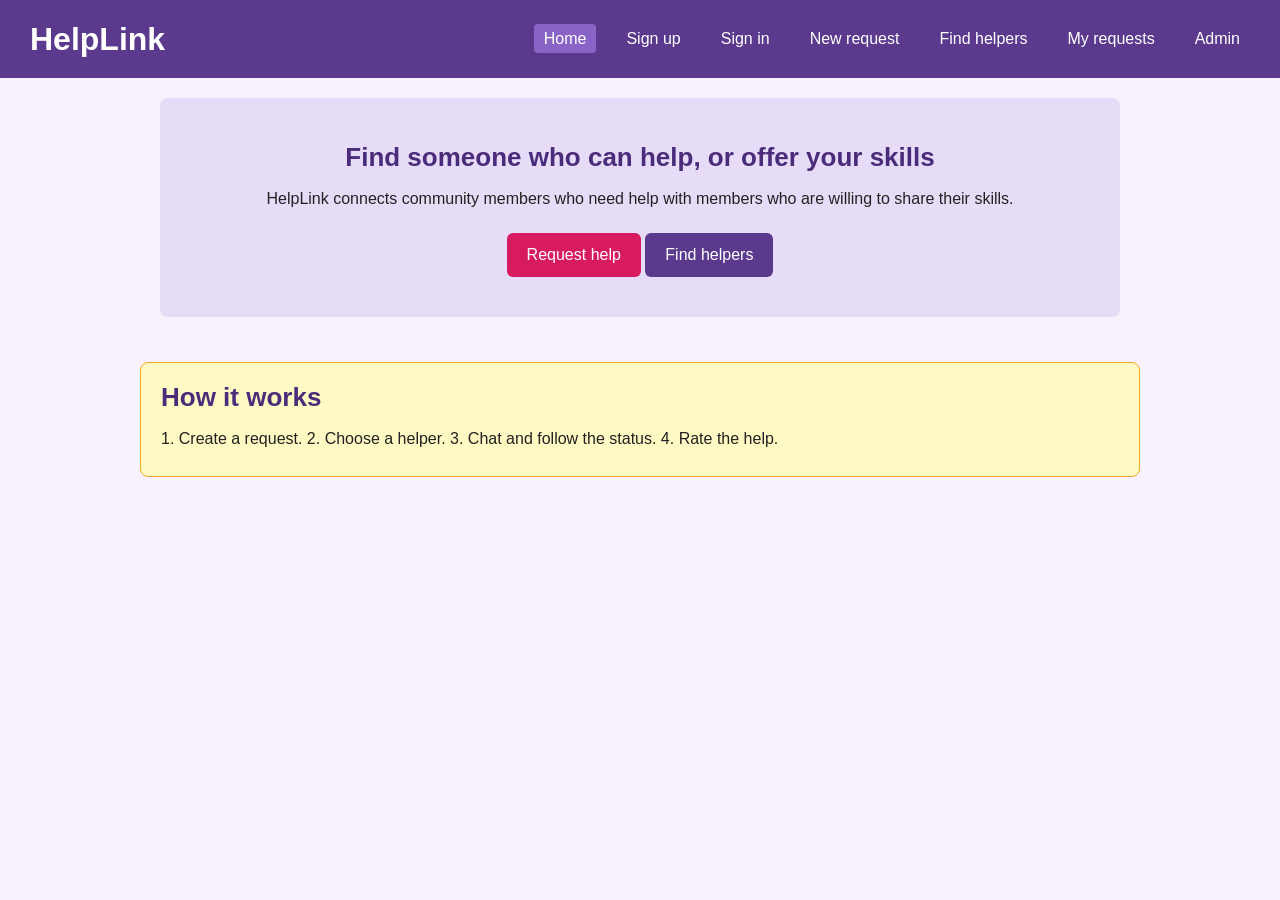
<file: Index.html>
<!DOCTYPE html>
<html lang="en">
<head>
  <meta charset="UTF-8">
  <meta name="viewport" content="width=device-width, initial-scale=1.0">
  <title>Community Help Platform - HelpLink</title>
  <link rel="stylesheet" href="style.css">
</head>
<body>

  <header class="site-header">
    <h1 class="logo">HelpLink</h1>
    <nav class="main-nav">
      <ul>
        <li><a href="Index.html" class="active">Home</a></li>
        <li><a href="signup.html">Sign up</a></li>
        <li><a href="signin.html">Sign in</a></li>
        <li><a href="new-request.html">New request</a></li>
        <li><a href="helpers.html">Find helpers</a></li>
        <li><a href="my-requests.html">My requests</a></li>
        <li><a href="admin.html">Admin</a></li>
      </ul>
    </nav>
  </header>

  <main>

    <section id="home" class="hero">
      <h2>Find someone who can help, or offer your skills</h2>
      <p>HelpLink connects community members who need help with members who are willing to share their skills.</p>
      <a href="new-request.html" class="btn">Request help</a>
      <a href="helpers.html" class="btn btn-secondary">Find helpers</a>
    </section>

  </main>

  <!-- side information -->
  <aside class="info">
    <h2>How it works</h2>
    <p>1. Create a request. 2. Choose a helper. 3. Chat and follow the status. 4. Rate the help.</p>
  </aside>

  
</body>
</html>
</file>
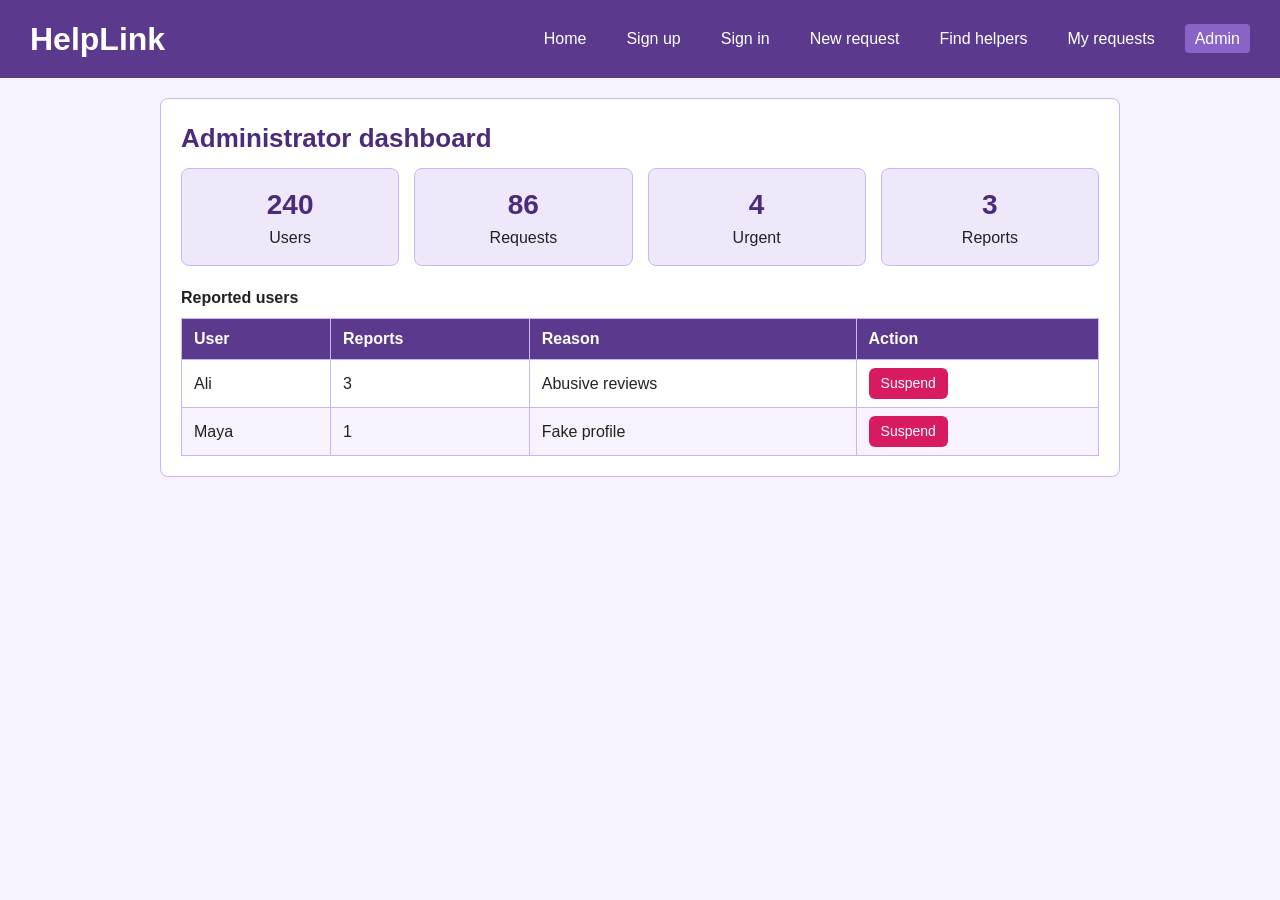
<file: admin.html>
<!DOCTYPE html>
<html lang="en">
<head>
  <meta charset="UTF-8">
  <meta name="viewport" content="width=device-width, initial-scale=1.0">
  <title>Admin - HelpLink</title>
  <link rel="stylesheet" href="style.css">
</head>
<body>

  <header class="site-header">
    <h1 class="logo">HelpLink</h1>
    <nav class="main-nav">
      <ul>
        <li><a href="Index.html">Home</a></li>
        <li><a href="signup.html">Sign up</a></li>
        <li><a href="signin.html">Sign in</a></li>
        <li><a href="new-request.html">New request</a></li>
        <li><a href="helpers.html">Find helpers</a></li>
        <li><a href="my-requests.html">My requests</a></li>
        <li><a href="admin.html" class="active">Admin</a></li>
      </ul>
    </nav>
  </header>

  <main>

    <!-- admin area -->
    <section id="admin" class="section">
      <h2>Administrator dashboard</h2>

      <div class="counters">
        <div class="counter"><strong>240</strong><span>Users</span></div>
        <div class="counter"><strong>86</strong><span>Requests</span></div>
        <div class="counter"><strong>4</strong><span>Urgent</span></div>
        <div class="counter"><strong>3</strong><span>Reports</span></div>
      </div>

      <div class="table-wrapper">
        <table>
          <caption>Reported users</caption>
          <thead>
            <tr>
              <th>User</th>
              <th>Reports</th>
              <th>Reason</th>
              <th>Action</th>
            </tr>
          </thead>
          <tbody>
            <tr>
              <td>Ali</td>
              <td>3</td>
              <td>Abusive reviews</td>
              <td><a href="#" class="btn btn-small">Suspend</a></td>
            </tr>
            <tr>
              <td>Maya</td>
              <td>1</td>
              <td>Fake profile</td>
              <td><a href="#" class="btn btn-small">Suspend</a></td>
            </tr>
          </tbody>
        </table>
      </div>
    </section>

  </main>


</body>
</html>
</file>
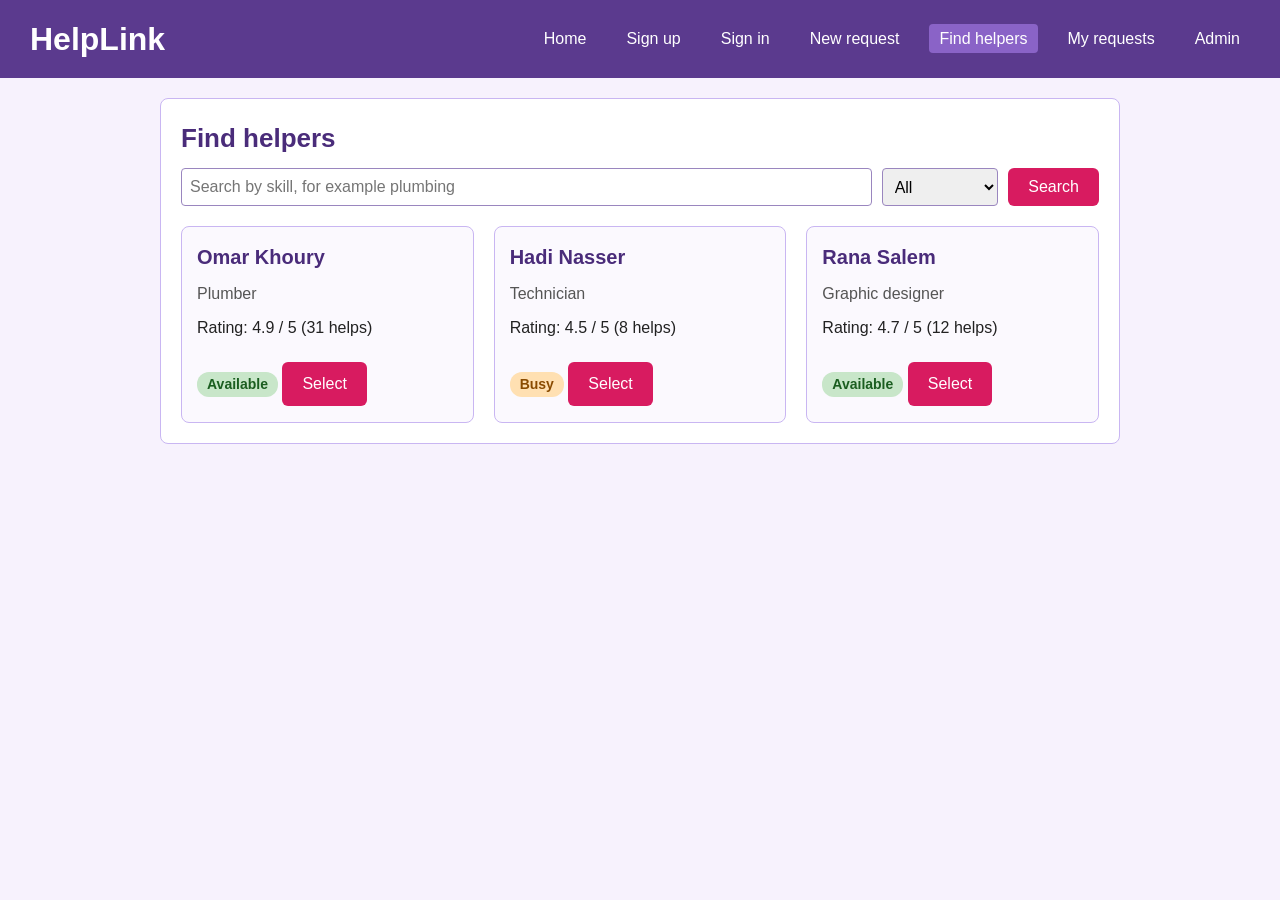
<file: helpers.html>
<!DOCTYPE html>
<html lang="en">
<head>
  <meta charset="UTF-8">
  <meta name="viewport" content="width=device-width, initial-scale=1.0">
  <title>Find helpers - HelpLink</title>
  <link rel="stylesheet" href="style.css">
</head>
<body>

  <header class="site-header">
    <h1 class="logo">HelpLink</h1>
    <nav class="main-nav">
      <ul>
        <li><a href="Index.html">Home</a></li>
        <li><a href="signup.html">Sign up</a></li>
        <li><a href="signin.html">Sign in</a></li>
        <li><a href="new-request.html">New request</a></li>
        <li><a href="helpers.html" class="active">Find helpers</a></li>
        <li><a href="my-requests.html">My requests</a></li>
        <li><a href="admin.html">Admin</a></li>
      </ul>
    </nav>
  </header>

  <main>

    <section id="helpers" class="section">
      <h2>Find helpers</h2>

      <form class="search-bar" action="#" method="get">
        <label for="search" class="hidden">Search</label>
        <input type="search" id="search" name="search" placeholder="Search by skill, for example plumbing">
        <select name="availability" aria-label="Availability">
          <option>All</option>
          <option>Available</option>
          <option>Busy</option>
        </select>
        <button type="submit" class="btn">Search</button>
      </form>

      <div class="cards">
        <article class="card">
          <h3>Omar Khoury</h3>
          <p class="skill">Plumber</p>
          <p>Rating: 4.9 / 5 (31 helps)</p>
          <p class="status available">Available</p>
          <a href="#" class="btn">Select</a>
        </article>

        <article class="card">
          <h3>Hadi Nasser</h3>
          <p class="skill">Technician</p>
          <p>Rating: 4.5 / 5 (8 helps)</p>
          <p class="status busy">Busy</p>
          <a href="#" class="btn">Select</a>
        </article>

        <article class="card">
          <h3>Rana Salem</h3>
          <p class="skill">Graphic designer</p>
          <p>Rating: 4.7 / 5 (12 helps)</p>
          <p class="status available">Available</p>
          <a href="#" class="btn">Select</a>
        </article>
      </div>
    </section>

  </main>


</body>
</html>
</file>
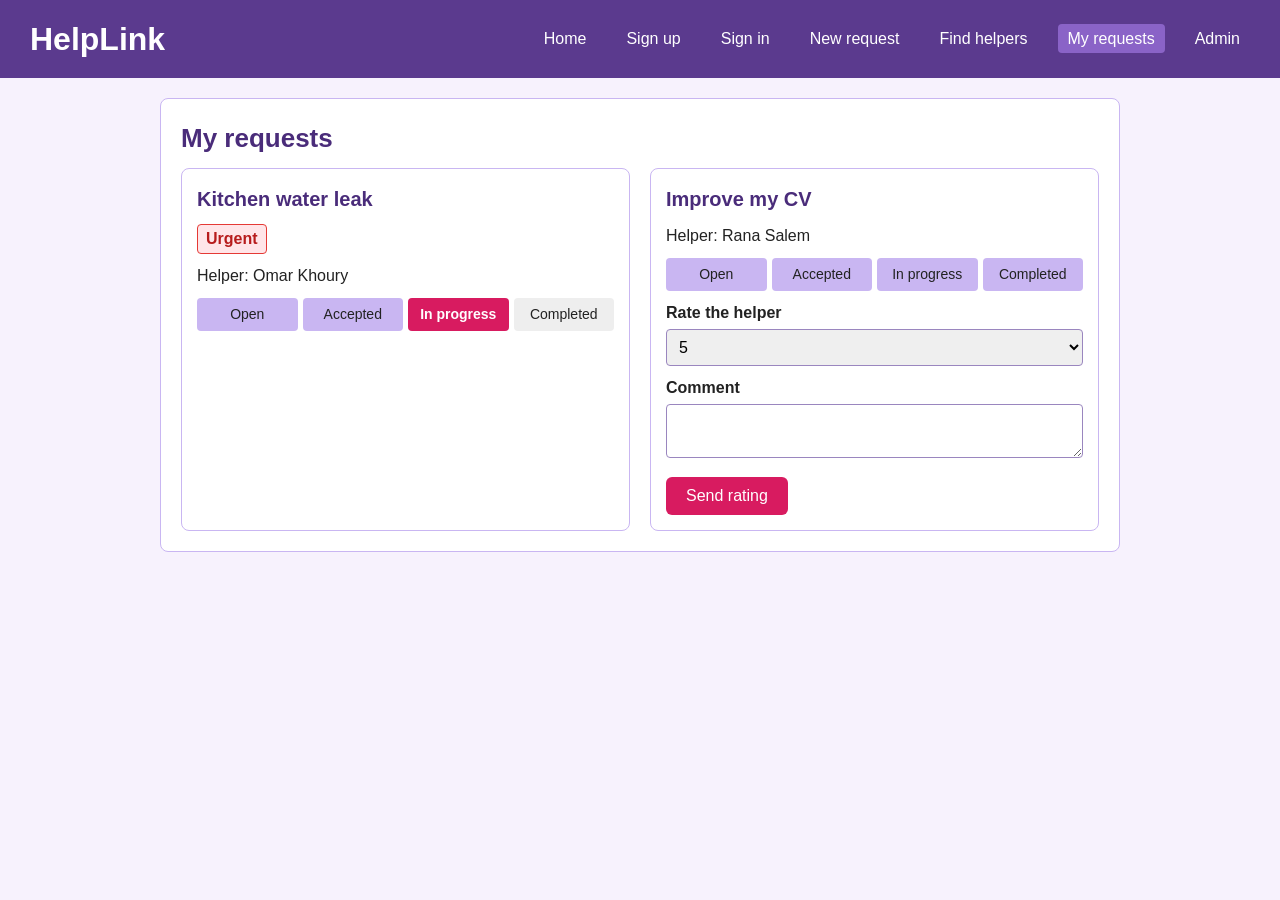
<file: my-requests.html>
<!DOCTYPE html>
<html lang="en">
<head>
  <meta charset="UTF-8">
  <meta name="viewport" content="width=device-width, initial-scale=1.0">
  <title>My requests - HelpLink</title>
  <link rel="stylesheet" href="style.css">
</head>
<body>

  <header class="site-header">
    <h1 class="logo">HelpLink</h1>
    <nav class="main-nav">
      <ul>
        <li><a href="index.html">Home</a></li>
        <li><a href="signup.html">Sign up</a></li>
        <li><a href="signin.html">Sign in</a></li>
        <li><a href="new-request.html">New request</a></li>
        <li><a href="helpers.html">Find helpers</a></li>
        <li><a href="my-requests.html" class="active">My requests</a></li>
        <li><a href="admin.html">Admin</a></li>
      </ul>
    </nav>
  </header>

  <main>

    <!-- my requests and tracking -->
    <section id="my-requests" class="section">
      <h2>My requests</h2>

      <div class="two-columns">
        <article class="request-box">
          <h3>Kitchen water leak</h3>
          <p class="urgent-tag">Urgent</p>
          <p>Helper: Omar Khoury</p>
          <ol class="steps">
            <li class="done">Open</li>
            <li class="done">Accepted</li>
            <li class="current">In progress</li>
            <li>Completed</li>
          </ol>
        </article>

        <article class="request-box">
          <h3>Improve my CV</h3>
          <p>Helper: Rana Salem</p>
          <ol class="steps">
            <li class="done">Open</li>
            <li class="done">Accepted</li>
            <li class="done">In progress</li>
            <li class="done">Completed</li>
          </ol>
          <form action="#" method="post">
            <label for="stars">Rate the helper</label>
            <select id="stars" name="stars">
              <option>5</option>
              <option>4</option>
              <option>3</option>
              <option>2</option>
              <option>1</option>
            </select>
            <label for="comment">Comment</label>
            <textarea id="comment" name="comment" rows="2"></textarea>
            <button type="submit" class="btn">Send rating</button>
          </form>
        </article>
      </div>
    </section>

  </main>

  

</body>
</html>
</file>
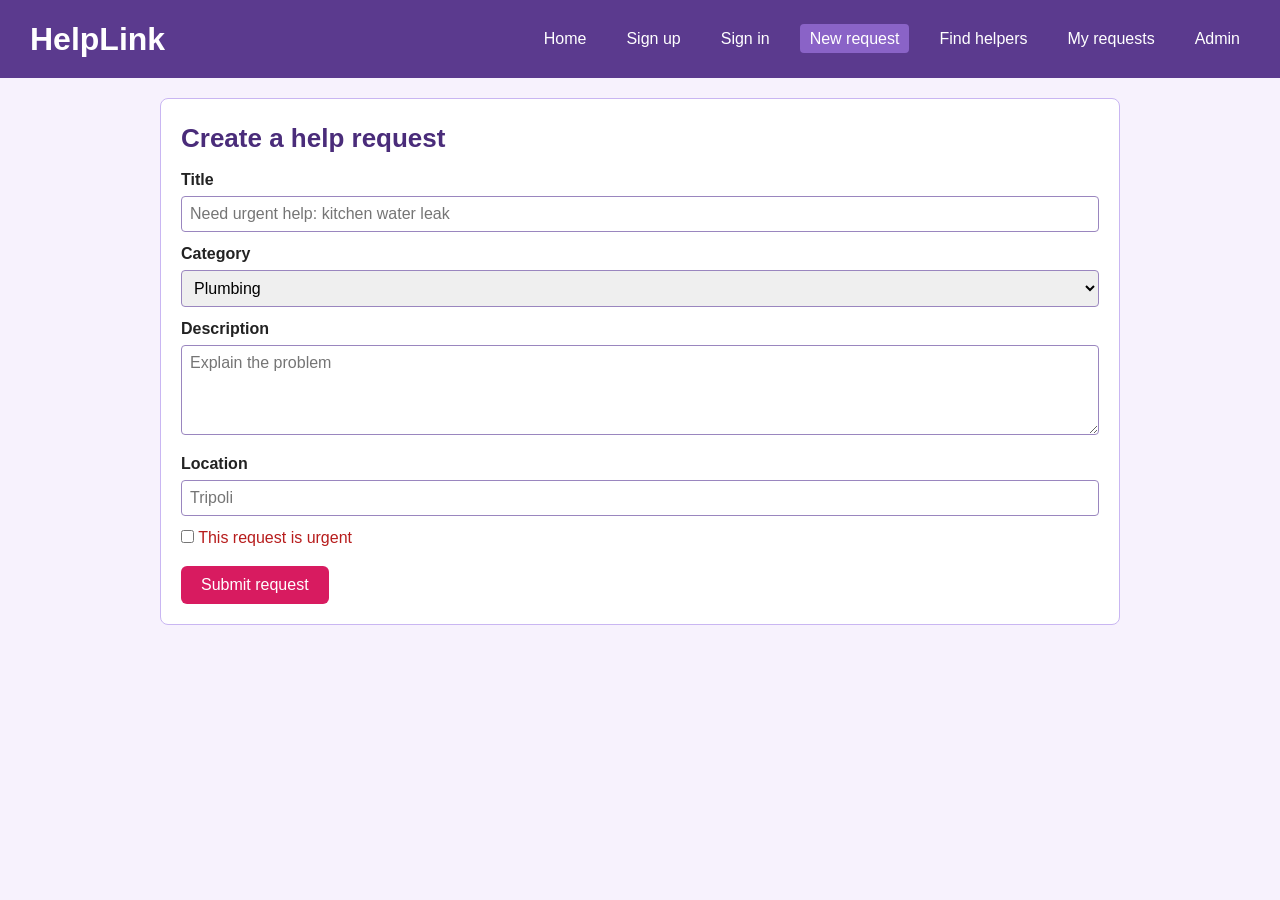
<file: new-request.html>
<!DOCTYPE html>
<html lang="en">
<head>
  <meta charset="UTF-8">
  <meta name="viewport" content="width=device-width, initial-scale=1.0">
  <title>New request - HelpLink</title>
  <link rel="stylesheet" href="style.css">
</head>
<body>

  <header class="site-header">
    <h1 class="logo">HelpLink</h1>
    <nav class="main-nav">
      <ul>
        <li><a href="Index.html">Home</a></li>
        <li><a href="signup.html">Sign up</a></li>
        <li><a href="signin.html">Sign in</a></li>
        <li><a href="new-request.html" class="active">New request</a></li>
        <li><a href="helpers.html">Find helpers</a></li>
        <li><a href="my-requests.html">My requests</a></li>
        <li><a href="admin.html">Admin</a></li>
      </ul>
    </nav>
  </header>

  <main>

    <!-- create a request -->
    <section id="new-request" class="section">
      <h2>Create a help request</h2>
      <form class="form-box" action="Index.html" method="post">
        <label for="title">Title</label>
        <input type="text" id="title" name="title" placeholder="Need urgent help: kitchen water leak" required>

        <label for="category">Category</label>
        <select id="category" name="category">
          <option>Plumbing</option>
          <option>Electrical</option>
          <option>Computers and software</option>
          <option>CV and career</option>
          <option>Design</option>
          <option>Other</option>
        </select>

        <label for="description">Description</label>
        <textarea id="description" name="description" rows="4" placeholder="Explain the problem"></textarea>

        <label for="location">Location</label>
        <input type="text" id="location" name="location" placeholder="Tripoli">

        <label class="inline urgent"><input type="checkbox" name="urgent"> This request is urgent</label>

        <button type="submit" class="btn">Submit request</button>
      </form>
    </section>

  </main>



</body>
</html>
</file>
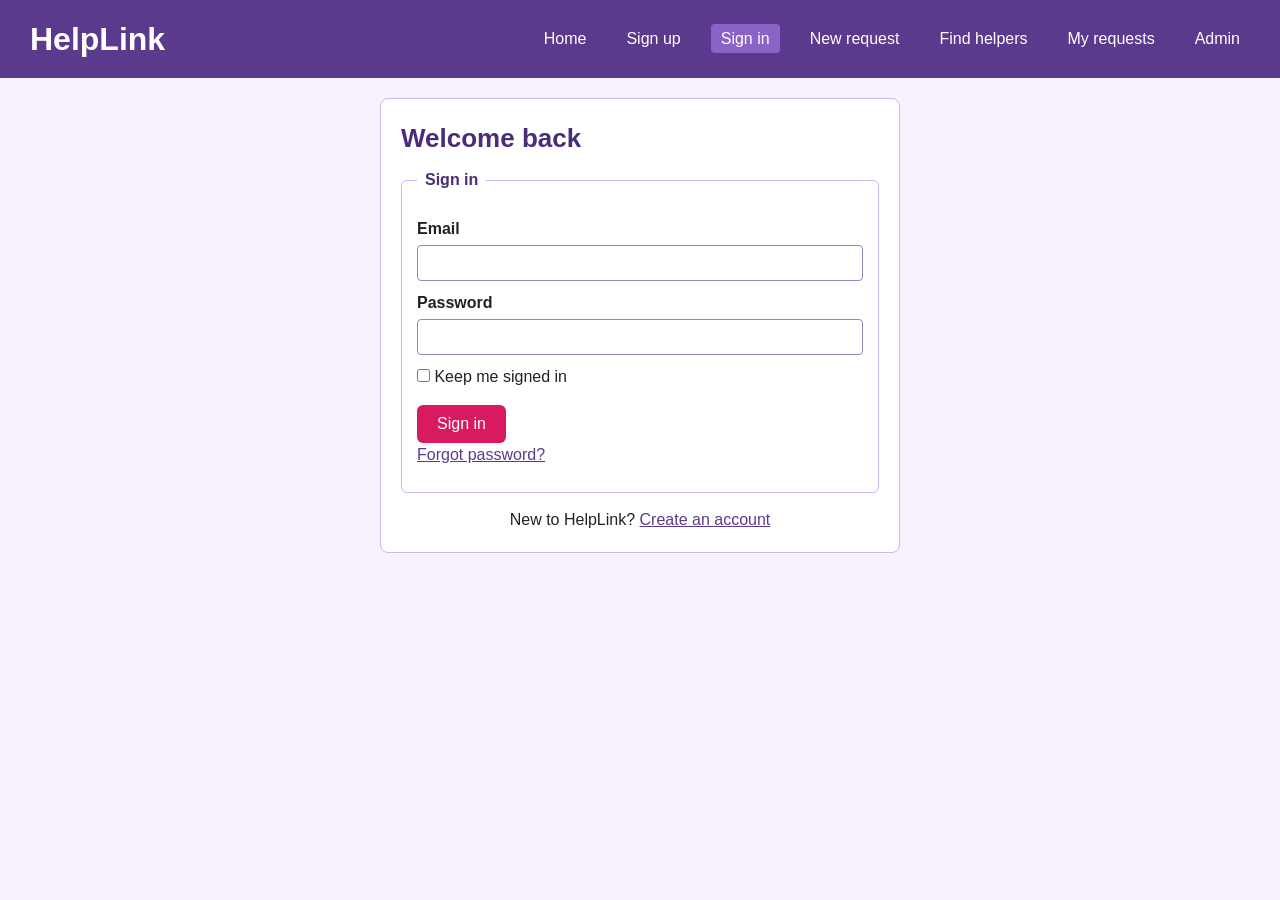
<file: signin.html>
<!DOCTYPE html>
<html lang="en">
<head>
  <meta charset="UTF-8">
  <meta name="viewport" content="width=device-width, initial-scale=1.0">
  <title>Sign in - HelpLink</title>
  <link rel="stylesheet" href="style.css">
</head>
<body>

  <header class="site-header">
    <h1 class="logo">HelpLink</h1>
    <nav class="main-nav">
      <ul>
        <li><a href="Index.html">Home</a></li>
        <li><a href="signup.html">Sign up</a></li>
        <li><a href="signin.html" class="active">Sign in</a></li>
        <li><a href="new-request.html">New request</a></li>
        <li><a href="helpers.html">Find helpers</a></li>
        <li><a href="my-requests.html">My requests</a></li>
        <li><a href="admin.html">Admin</a></li>
      </ul>
    </nav>
  </header>

  <main>

    <!-- sign in -->
    <section id="sign-in" class="section narrow">
      <h2>Welcome back</h2>

      <form class="form-box" action="#" method="post">
        <fieldset>
          <legend>Sign in</legend>
          <label for="email-in">Email</label>
          <input type="email" id="email-in" name="email" required>

          <label for="password-in">Password</label>
          <input type="password" id="password-in" name="password" required>

          <label class="inline"><input type="checkbox" name="keep"> Keep me signed in</label>

          <button type="submit" class="btn">Sign in</button>
          <p><a href="#">Forgot password?</a></p>
        </fieldset>
      </form>

      <p class="switch-link">New to HelpLink? <a href="signup.html">Create an account</a></p>
    </section>

  </main>


</body>
</html>
</file>
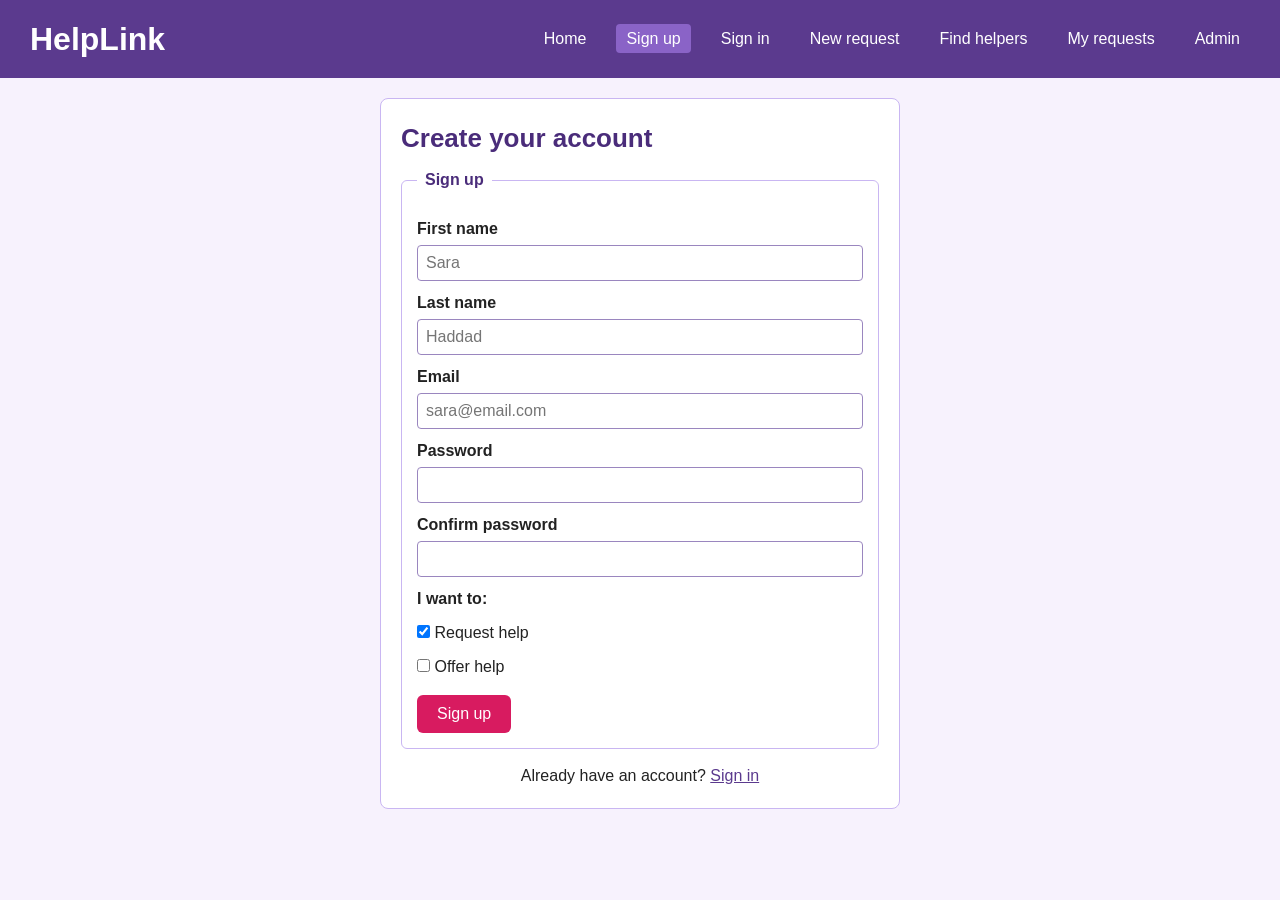
<file: signup.html>
<!DOCTYPE html>
<html lang="en">
<head>
  <meta charset="UTF-8">
  <meta name="viewport" content="width=device-width, initial-scale=1.0">
  <title>Sign up - HelpLink</title>
  <link rel="stylesheet" href="style.css">
</head>
<body>

  <header class="site-header">
    <h1 class="logo">HelpLink</h1>
    <nav class="main-nav">
      <ul>
        <li><a href="Index.html">Home</a></li>
        <li><a href="signup.html" class="active">Sign up</a></li>
        <li><a href="signin.html">Sign in</a></li>
        <li><a href="new-request.html">New request</a></li>
        <li><a href="helpers.html">Find helpers</a></li>
        <li><a href="my-requests.html">My requests</a></li>
        <li><a href="admin.html">Admin</a></li>
      </ul>
    </nav>
  </header>

  <main>

    <!-- sign up -->
    <section id="sign-up" class="section narrow">
      <h2>Create your account</h2>

      <form class="form-box" action="#" method="post">
        <fieldset>
          <legend>Sign up</legend>
          <label for="first-name">First name</label>
          <input type="text" id="first-name" name="first-name" placeholder="Sara" required>

          <label for="last-name">Last name</label>
          <input type="text" id="last-name" name="last-name" placeholder="Haddad" required>

          <label for="email-up">Email</label>
          <input type="email" id="email-up" name="email" placeholder="sara@email.com" required>

          <label for="password-up">Password</label>
          <input type="password" id="password-up" name="password" minlength="8" required>

          <label for="confirm">Confirm password</label>
          <input type="password" id="confirm" name="confirm" minlength="8" required>

          <p class="label-text">I want to:</p>
          <label class="inline"><input type="checkbox" name="role" value="requester" checked> Request help</label>
          <label class="inline"><input type="checkbox" name="role" value="helper"> Offer help</label>

          <button type="submit" class="btn">Sign up</button>
        </fieldset>
      </form>

      <p class="switch-link">Already have an account? <a href="signin.html">Sign in</a></p>
    </section>

  </main>

  

</body>
</html>
</file>
<file: style.css>
* {
  box-sizing: border-box;
  margin: 0;
  padding: 0;
}

body {
  font-family: Arial, Helvetica, sans-serif;
  font-size: 16px;
  line-height: 1.5;
  color: #222222;
  background-color: #f7f2fd;
}

/* typography */
h1, h2, h3 {
  color: #4a2c7a;
  margin-bottom: 10px;
}

h2 {
  font-size: 26px;
}

h3 {
  font-size: 20px;
}

p {
  margin-bottom: 10px;
}

a {
  color: #5b3a8e;
}

/* header and navigation */
.site-header {
  display: flex;
  justify-content: space-between;
  align-items: center;
  padding: 15px 30px;
  background-color: #5b3a8e;
}

.logo {
  color: #ffffff;
  margin: 0;
}

.main-nav ul {
  display: flex;
  list-style: none;
  gap: 20px;
}

.main-nav a {
  color: #ffffff;
  text-decoration: none;
  padding: 6px 10px;
  border-radius: 4px;
}

.main-nav a:hover {
  background-color: #8a63c7;
}

/* layout */
main {
  max-width: 1000px;
  margin: 0 auto;
  padding: 20px;
}

.section {
  background-color: #ffffff;
  border: 1px solid #c9b6f2;
  border-radius: 8px;
  padding: 20px;
  margin-bottom: 25px;
}

.hero {
  text-align: center;
  background-color: #e6dcf7;
  border-radius: 8px;
  padding: 40px 20px;
  margin-bottom: 25px;
}

.two-columns {
  display: grid;
  grid-template-columns: 1fr 1fr;
  gap: 20px;
}

/* forms */
.form-box fieldset {
  border: 1px solid #c9b6f2;
  border-radius: 6px;
  padding: 15px;
}

legend {
  font-weight: bold;
  color: #4a2c7a;
  padding: 0 8px;
}

label {
  display: block;
  margin-top: 10px;
  margin-bottom: 4px;
  font-weight: bold;
}

input[type="text"],
input[type="email"],
input[type="password"],
input[type="search"],
select,
textarea {
  width: 100%;
  padding: 8px;
  border: 1px solid #9a86bf;
  border-radius: 4px;
  font-size: 16px;
  font-family: inherit;
}

input:focus,
select:focus,
textarea:focus {
  outline: 2px solid #d81b60;
}

label.inline {
  display: block;
  font-weight: normal;
}

.label-text {
  margin-top: 10px;
  font-weight: bold;
}

.urgent {
  color: #b71c1c;
  font-weight: bold;
}

/* buttons */
.btn {
  display: inline-block;
  margin-top: 12px;
  padding: 10px 20px;
  background-color: #d81b60;
  color: #ffffff;
  border: none;
  border-radius: 6px;
  font-size: 16px;
  text-decoration: none;
  cursor: pointer;
}

.btn:hover {
  background-color: #a8124a;
}

.btn-secondary {
  background-color: #5b3a8e;
}

.btn-secondary:hover {
  background-color: #3f2766;
}

.btn-small {
  margin-top: 0;
  padding: 5px 12px;
  font-size: 14px;
}

/* search bar */
.search-bar {
  display: flex;
  gap: 10px;
  margin-bottom: 20px;
}

.search-bar .btn {
  margin-top: 0;
}

.search-bar select {
  width: 150px;
}

.hidden {
  display: none;
}

/* cards */
.cards {
  display: grid;
  grid-template-columns: repeat(3, 1fr);
  gap: 20px;
}

.card {
  border: 1px solid #c9b6f2;
  border-radius: 8px;
  padding: 15px;
  background-color: #fbf9fe;
}

.card:hover {
  border-color: #d81b60;
  box-shadow: 0 2px 8px rgba(0, 0, 0, 0.2);
}

.skill {
  color: #555555;
}

.status {
  display: inline-block;
  padding: 2px 10px;
  border-radius: 12px;
  font-size: 14px;
  font-weight: bold;
}

.available {
  background-color: #c8e6c9;
  color: #1b5e20;
}

.busy {
  background-color: #ffe0b2;
  color: #8a4b00;
}

/* requests and status steps */
.request-box {
  border: 1px solid #c9b6f2;
  border-radius: 8px;
  padding: 15px;
}

.urgent-tag {
  display: inline-block;
  background-color: #ffe5e8;
  color: #b71c1c;
  border: 1px solid #e53935;
  border-radius: 4px;
  padding: 2px 8px;
  font-weight: bold;
}

.steps {
  display: flex;
  list-style: none;
  gap: 5px;
  margin: 10px 0;
}

.steps li {
  flex: 1;
  text-align: center;
  padding: 6px 2px;
  font-size: 14px;
  background-color: #eeeeee;
  border-radius: 4px;
}

.steps li.done {
  background-color: #c9b6f2;
}

.steps li.current {
  background-color: #d81b60;
  color: #ffffff;
  font-weight: bold;
}

/* admin */
.counters {
  display: grid;
  grid-template-columns: repeat(4, 1fr);
  gap: 15px;
  margin-bottom: 20px;
}

.counter {
  background-color: #efe8fa;
  border: 1px solid #c9b6f2;
  border-radius: 8px;
  padding: 15px;
  text-align: center;
}

.counter strong {
  display: block;
  font-size: 28px;
  color: #4a2c7a;
}

.table-wrapper {
  overflow-x: auto;
}

table {
  width: 100%;
  border-collapse: collapse;
}

caption {
  text-align: left;
  font-weight: bold;
  margin-bottom: 8px;
}

th, td {
  border: 1px solid #c9b6f2;
  padding: 8px 12px;
  text-align: left;
}

th {
  background-color: #5b3a8e;
  color: #ffffff;
}

tbody tr:nth-child(even) {
  background-color: #f7f2fd;
}

tbody tr:hover {
  background-color: #e6dcf7;
}

/* aside and footer */
.info {
  max-width: 1000px;
  margin: 0 auto 25px auto;
  padding: 15px 20px;
  background-color: #fff9c4;
  border: 1px solid #f9a825;
  border-radius: 8px;
}

.site-footer {
  text-align: center;
  padding: 20px;
  background-color: #5b3a8e;
  color: #ffffff;
}

/* added for multi-page version */
.main-nav a.active {
  background-color: #8a63c7;
}

.narrow {
  max-width: 520px;
  margin-left: auto;
  margin-right: auto;
}

.switch-link {
  margin-top: 15px;
  margin-bottom: 0;
  text-align: center;
}

/* responsive: tablets and phones */
@media (max-width: 800px) {
  .site-header {
    flex-direction: column;
    gap: 10px;
  }

  .main-nav ul {
    flex-wrap: wrap;
    justify-content: center;
    gap: 8px;
  }

  .two-columns,
  .cards {
    grid-template-columns: 1fr;
  }

  .counters {
    grid-template-columns: 1fr 1fr;
  }

  .search-bar {
    flex-direction: column;
  }

  .search-bar select {
    width: 100%;
  }
}
</file>
